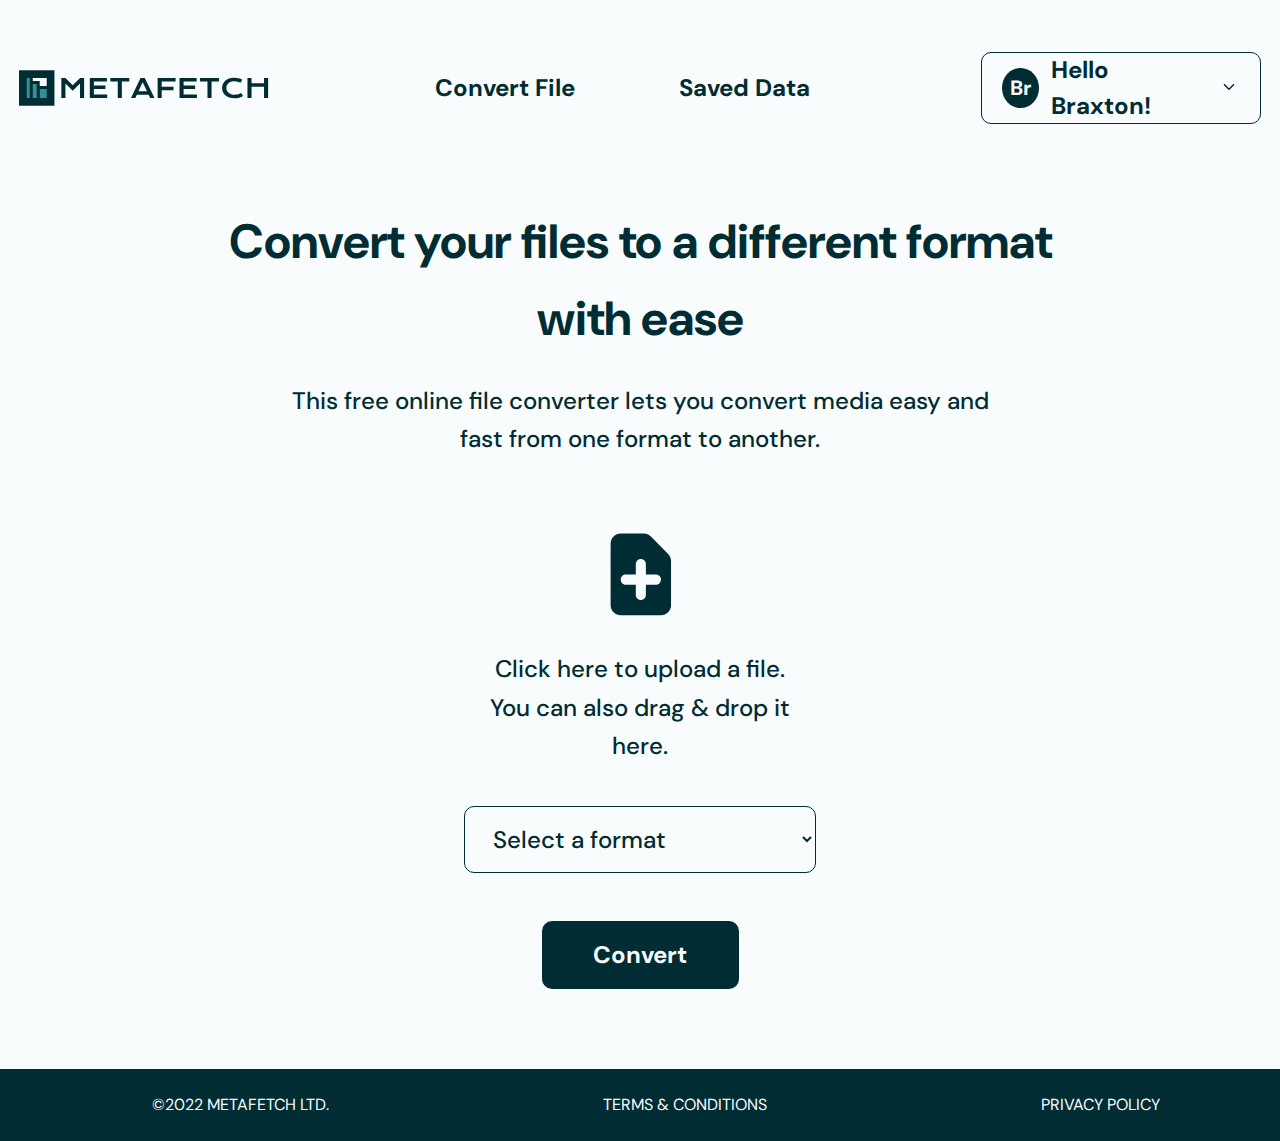
<file: index.html>
<!DOCTYPE html>
<html lang="en">
<head>
    <meta charset="UTF-8">
    <meta http-equiv="X-UA-Compatible" content="IE=edge">
    <meta name="viewport" content="width=device-width, initial-scale=1.0">
    <link rel="stylesheet" href="code_files/B-files/bootstrap.css">
    <link rel="stylesheet" href="code_files/css/styles.css">
    <link rel="icon" sizes="32 x 32" type="image/svg" href="images/Brand Icon mini.svg">
    <title>Convert your files seamlessly</title>
</head>
<body>
    <div id="page">

        <header>
            
<img src="images/MetaFetch Icon.svg" alt="MetaFetch Icon" class="logo" id="head-logo"/>
    
            <!-- <nav> -->
                <div class="first-opt" id="options-1"> 
                    <span>
                        <a href="#">Convert File</a>
                    </span>
                    
                    <span>
                        <a href="#">Saved Data</a>
                    </span>
                </div>

<div class="second-opt position-relative" id="user-settings">
        <div class="child" id="profile">
                <div class="user-abbr">
            <span>Br</span>
                </div>
<span class="user-greeting">Hello Braxton!</span>
        <div class="icon-down">
            <img src="images/down_arr.svg" alt="Option icon" />
        </div>

                        </div>


<div class="user-options position-absolute d-none" id="pro-settings">
    <ul>
        <li>
            <a href="#">
                <img src="images/account_circle.svg" alt="User Icon"/>
                <span>
                    Edit Profile
                </span>
            </a>
    </li>
<li>
        <a href="#">
<img src="images/key.svg" alt="Change Password icon"/>
                <span>
                    Change Password
                </span>
        </a>
    </li>
<li>
        <a href="#">
        <img src="images/logout.svg" alt="Logout Icon"/> 
        <span>
            Logout
        </span>
        </a>
    </li>
        </ul>
</div>

</div>
  
        </header>
    
        <main>
            <div class="first-main">
                <h1>Convert your files to a different format with ease</h1>
                <p class="first-text">This free online file converter lets you convert media easy and fast from one format to another.</p>
            </div>
 <form action='' class="form-format">


    <div class="upload-img">
        <input type="file" value="" id="file-input" name="file" class="file-in">
        <img src="images/Add Files.svg" alt="Add files icon" class="img-file"/>
    </div>

    <p id="add-par">
        Click here to upload a file. You can also drag & drop it here.
    </p>

        <select name="format" id="format" class="formatting">
            <option value="" class="visually-hidden d-none select">Select a format</option>
                <option value="PDF">PDF</option>
                <option value="JPEG">JPEG</option>
                <option value="DOC">DOC</option>
        </select>
        <button class="convert-btn mt-4 mb-3 mx-auto"  id="conv-btn"  type="submit" >Convert</button>
</form> 
                    <!-- </div> -->
            <!-- </div> -->

            
       
   
        </main>

        <footer>
            <ul>
    <li>
        <!-- <a href="#"> -->
        &copy;2022 METAFETCH LTD.        
        <!-- </a> -->
    </li> 
    <li>
    <a href="#">
        TERMS & CONDITIONS
    </a>
    </li>
    <li>
        <a href="#">
            PRIVACY POLICY
        </a>
    </li>
            </ul>
        </footer>
    </div>

    <div class="converting  d-none">
        <div class="conv-modal ">
            <div class="modal-conv">
                <span class="visually-hidden vi-text">Converting File</span>
            </div>
            <p class="conv-text">Converting file...</p>
            <!-- <div class="complete">
                <img src="../images/Conv-complete.svg" alt="Completed conversion" class="success"/>
                <p class="conv-text">Convertion complete</p> 
            </div> -->
    
            <!-- <button id="download">Download</button> -->
        </div>
    </div>
</body>
<script src="code_files/main.js"></script>
<script src="code_files/B-files/bootstrap.bundle.js"></script>
</html>
<!-- <img src="../images/hamburger.svg" alt="Menu Icon" class="menu-icon"/> -->
</file>
<file: code_files/css/styles.css>
@import url("https://fonts.googleapis.com/css2?family=DM+Sans&display=swap");
main h1, main .first-text, main .form-format #add-par {
  color: #002c33;
  font-family: 'DM Sans';
  text-align: center;
}

main h1, main .first-text, main .form-format #add-par {
  color: #002c33;
  font-family: 'DM Sans';
  text-align: center;
}

* {
  -webkit-box-sizing: border-box;
          box-sizing: border-box;
  margin: 0;
  padding: 0;
}

body {
  position: relative;
  background-color: #f9fcfc;
}

#page {
  font-family: 'DM Sans',sans-serif;
  width: 100%;
  height: 100%;
}

header {
  width: auto;
  padding: 36px 1.7% 24px;
  display: -webkit-box;
  display: -ms-flexbox;
  display: flex;
  -webkit-box-align: center;
      -ms-flex-align: center;
          align-items: center;
  -webkit-box-pack: justify;
      -ms-flex-pack: justify;
          justify-content: space-between;
}

@media screen and (max-width: 1350px) {
  header {
    padding: 36px 1.5% 24px;
  }
}

@media screen and (max-width: 900px) {
  header {
    padding: 10px;
    margin-top: 5px;
  }
}

.logo {
  width: 23%;
  height: 72px;
  display: block;
  min-width: 190px;
  max-width: 250px;
  margin: 16px 0 16px;
}

.first-opt {
  display: -webkit-box;
  display: -ms-flexbox;
  display: flex;
  -webkit-box-align: center;
      -ms-flex-align: center;
          align-items: center;
  gap: 8px;
  width: 38%;
  height: 72px;
}

.first-opt span {
  display: block;
  width: 50%;
  height: 71px;
  padding: 16px 10px;
  text-align: center;
}

.first-opt a {
  font-family: 'DM Sans';
  text-decoration: none;
  color: #002c33;
  font-weight: bolder;
  font-size: 1.5rem;
  line-height: 38px;
}

.first-opt a:hover {
  color: #00515e;
  font-weight: 900;
}

.second-opt {
  width: 312px;
  height: 72px;
}

@media screen and (max-width: 900px) {
  .second-opt {
    -webkit-box-ordinal-group: 4;
        -ms-flex-order: 3;
            order: 3;
  }
}

.second-opt .child {
  background-color: #f9fcfc;
  cursor: pointer;
  padding: 16px 24px;
  display: -webkit-box;
  display: -ms-flexbox;
  display: flex;
  -webkit-box-align: center;
      -ms-flex-align: center;
          align-items: center;
  -webkit-box-pack: center;
      -ms-flex-pack: center;
          justify-content: center;
  gap: 16px;
  border: 1px solid #002c33;
  width: auto;
  height: 100%;
  border-radius: 10px;
}

.second-opt .child div:nth-of-type(1) {
  display: -webkit-box;
  display: -ms-flexbox;
  display: flex;
  -webkit-box-align: center;
      -ms-flex-align: center;
          align-items: center;
  -webkit-box-pack: center;
      -ms-flex-pack: center;
          justify-content: center;
  height: 40px;
  width: 40px;
  border-radius: 50%;
  background-color: #002c33;
  color: #F9FCFC;
  font-size: 1.3rem;
  font-weight: bolder;
}

.second-opt .child .user-greeting {
  display: block;
  height: 39px;
  width: 168px;
  font-family: 'DM Sans';
  font-size: 1.5rem;
  font-weight: 700;
  color: #002c33;
  display: -webkit-box;
  display: -ms-flexbox;
  display: flex;
  -webkit-box-align: center;
      -ms-flex-align: center;
          align-items: center;
}

.second-opt .child .icon-down {
  display: block;
  width: 24px;
  height: 24px;
}

.second-opt .child .icon-down img {
  width: 12px;
  height: 6px;
  display: block;
  margin: 50% auto 0;
  -webkit-transform: translateY(-50%);
          transform: translateY(-50%);
}

@media screen and (max-width: 1350px) {
  .second-opt {
    width: 280px;
  }
  .second-opt .user-greeting {
    font-size: 1.4rem;
  }
  .second-opt .child {
    padding: 16px 20px;
    gap: 12px;
  }
}

main {
  display: -webkit-box;
  display: -ms-flexbox;
  display: flex;
  -webkit-box-orient: vertical;
  -webkit-box-direction: normal;
      -ms-flex-direction: column;
          flex-direction: column;
  -webkit-box-align: center;
      -ms-flex-align: center;
          align-items: center;
  -webkit-box-pack: justify;
      -ms-flex-pack: justify;
          justify-content: space-between;
  gap: 24px;
  margin: 40px 0;
  position: relative;
}

main .first-main {
  max-width: 824px;
  margin: 0 auto;
}

main h1 {
  font-weight: 700;
  font-size: 3rem;
  line-height: 76.8px;
  margin-bottom: 24px;
}

main .first-text, main .form-format #add-par {
  font-weight: 500;
  font-size: 1.5rem;
  line-height: 2.4rem;
  padding: 0 40px;
}

main .form-format {
  display: -webkit-box;
  display: -ms-flexbox;
  display: flex;
  -webkit-box-orient: vertical;
  -webkit-box-direction: normal;
      -ms-flex-direction: column;
          flex-direction: column;
  gap: 24px;
  width: 400px;
  padding: 24px;
  margin: auto;
}

main .form-format .upload-img {
  width: 104px;
  height: 104px;
  margin: auto;
  position: relative;
  cursor: pointer;
}

main .form-format .upload-img img {
  width: 62.4px;
  height: 83.2px;
  margin: 50% 50% 0 0;
  -webkit-transform: translate(35%, -50%);
          transform: translate(35%, -50%);
}

main .form-format .upload-img .file-in {
  position: absolute;
  top: 50%;
  opacity: 0;
  z-index: 10;
}

main .form-format #add-par {
  padding: 0 10px;
}

main .form-format .formatting {
  width: 100%;
  font-weight: 500;
  color: #002c33;
  font-size: 1.5rem;
  padding: 16px 24px;
  background-color: #F9FCFC;
  border: 1px solid #002c33;
  border-radius: 10px;
  cursor: pointer;
  position: relative;
}

main .form-format .formatting option {
  font-size: 1rem;
  font-weight: 400;
}

main .form-format .convert-btn {
  font-weight: 700;
  font-size: 1.5rem;
  color: #F9FCFC;
  padding: 16px 51.5px;
  display: block;
  margin: auto;
  background-color: #002c33;
  border: none;
  outline: none;
  -webkit-transition: all ease 1s;
  transition: all ease 1s;
  border-radius: 10px;
  text-align: center;
}

main .form-format .convert-btn:hover {
  background-color: #00515e;
}

.user-options {
  width: 312px;
  height: 202px;
  padding: 16px 24px;
  background-color: #F9FCFC;
  z-index: 10;
  border: 1px solid #002c33;
  border-radius: 7px;
  top: 96px;
}

@media screen and (max-width: 1350px) {
  .user-options {
    width: 290px;
    padding: 16px 10px;
  }
}

.user-options ul {
  display: -webkit-box;
  display: -ms-flexbox;
  display: flex;
  -webkit-box-align: center;
      -ms-flex-align: center;
          align-items: center;
  -webkit-box-pack: center;
      -ms-flex-pack: center;
          justify-content: center;
  -webkit-box-orient: vertical;
  -webkit-box-direction: normal;
      -ms-flex-direction: column;
          flex-direction: column;
  gap: 16px;
}

.user-options ul li {
  list-style: none;
  width: 264px;
  border-radius: 5px;
}

.user-options ul li a {
  display: -webkit-box;
  display: -ms-flexbox;
  display: flex;
  -webkit-box-align: center;
      -ms-flex-align: center;
          align-items: center;
  -webkit-box-pack: start;
      -ms-flex-pack: start;
          justify-content: start;
  gap: 8px;
  text-decoration: none;
  padding: 10px;
}

.user-options ul li a:hover {
  background-color: #d6dddd;
}

.user-options ul li a img {
  height: 20px;
  width: 20px;
}

.user-options ul li a span {
  font-size: 1rem;
  font-weight: 400;
  color: #002c33;
  text-decoration: none;
}

.converting {
  top: -10px;
  left: -10px;
  right: -10px;
  bottom: -10px;
  background-color: rgba(0, 0, 0, 0.6);
  position: absolute;
  z-index: 2;
  display: -webkit-box;
  display: -ms-flexbox;
  display: flex;
  -webkit-box-align: center;
      -ms-flex-align: center;
          align-items: center;
  -webkit-box-pack: center;
      -ms-flex-pack: center;
          justify-content: center;
}

.converting .conv-modal {
  height: 400px;
  width: 612px;
  background-color: #f9f9f9;
  padding: 19px 102px;
  border-radius: 20px;
  display: -webkit-box;
  display: -ms-flexbox;
  display: flex;
  -webkit-box-orient: vertical;
  -webkit-box-direction: normal;
      -ms-flex-direction: column;
          flex-direction: column;
  -webkit-box-align: center;
      -ms-flex-align: center;
          align-items: center;
  -webkit-box-pack: center;
      -ms-flex-pack: center;
          justify-content: center;
  gap: 10px;
}

.modal-conv {
  height: 35px;
  width: 35px;
  border-radius: 50%;
  background-color: #f9f9f9;
  -webkit-transition: background ease-in-out 2s;
  transition: background ease-in-out 2s;
  -webkit-animation: my-anime linear 1s infinite;
          animation: my-anime linear 1s infinite;
  border: 4px solid #002c33;
  border-right-color: #0000;
}

.conv-text {
  font-size: 1.5rem;
  font-weight: 700;
  color: #0A0A0A;
}

@-webkit-keyframes my-anime {
  50% {
    background-color: white;
    -webkit-transform: rotate(180deg);
            transform: rotate(180deg);
  }
  100% {
    background-color: white;
    -webkit-transform: rotate(360deg);
            transform: rotate(360deg);
  }
}

@keyframes my-anime {
  50% {
    background-color: white;
    -webkit-transform: rotate(180deg);
            transform: rotate(180deg);
  }
  100% {
    background-color: white;
    -webkit-transform: rotate(360deg);
            transform: rotate(360deg);
  }
}

.complete {
  width: 256px;
  height: 153px;
}

.success {
  width: 66.67px;
  height: 45.83px;
  display: block;
  margin: 14px auto;
}

#download {
  font-weight: 700;
  font-size: 1.5rem;
  color: #F9FCFC;
  padding: 16px 30px;
  background-color: #0A0A0A;
  border-radius: 10px;
}

footer {
  background-color: #002c33;
  padding: 24px 200px;
}

footer ul {
  display: -webkit-box;
  display: -ms-flexbox;
  display: flex;
  -webkit-box-align: center;
      -ms-flex-align: center;
          align-items: center;
  -webkit-box-pack: justify;
      -ms-flex-pack: justify;
          justify-content: space-between;
  margin: 0;
  gap: 20px;
}

footer ul li {
  list-style: none;
  color: #F9FCFC;
  font-weight: 400;
}

footer ul li a {
  color: #F9FCFC;
  font-weight: 400;
  text-decoration: none;
}

footer ul li a:hover {
  font-weight: 600;
}

@media screen and (max-width: 1350px) {
  footer {
    padding: 24px 120px;
  }
}

@media screen and (max-width: 900px) {
  #page {
    height: 100%;
    width: 100%;
    overflow: hidden;
  }
  .logo {
    -webkit-box-ordinal-group: 3;
        -ms-flex-order: 2;
            order: 2;
    width: 40px;
    height: 40px;
  }
  .first-main {
    width: 92%;
    padding: 16px 0;
  }
  .first-main h1 {
    font-size: 1.5rem;
    font-weight: 500;
    line-height: 38px;
    padding: 0 8px;
  }
  .first-main .first-text, .first-main main .form-format #add-par, main .form-format .first-main #add-par {
    font-weight: 400;
    font-size: 0.75rem;
    line-height: 19px;
    padding: 0 20px;
  }
  .second-opt {
    width: 42px;
    height: 42px;
  }
  .second-opt .child {
    height: 40px;
    width: 40px;
    border: none;
    border-radius: none;
    display: block;
    padding: 0;
  }
  .second-opt .child .user-greeting {
    display: none;
  }
  .second-opt .child .icon-down {
    display: none;
  }
  .first-opt {
    display: block;
    -webkit-box-ordinal-group: 2;
        -ms-flex-order: 1;
            order: 1;
    width: 40px;
    height: 40px;
  }
  .first-opt .sidebar {
    background-color: #002c33;
    width: 50%;
  }
  .first-opt .off-body {
    padding: 0;
  }
  .first-opt .app-opt {
    padding: 12px 0;
  }
  .first-opt .app-opt span {
    padding: 12px 16px;
    width: 100%;
    display: -webkit-box;
    display: -ms-flexbox;
    display: flex;
    -webkit-box-align: center;
        -ms-flex-align: center;
            align-items: center;
    -webkit-box-pack: start;
        -ms-flex-pack: start;
            justify-content: flex-start;
  }
  .first-opt .app-opt span a {
    font-size: 1rem;
    font-weight: 400;
    color: #fcfcfc;
  }
  .first-opt .app-opt span:first-child {
    border-bottom: 1px solid #c4c4c4;
  }
  .user-options {
    width: 200px;
    height: 202px;
    padding: 16px 5px;
    right: 1px;
  }
  .user-options ul {
    padding: 0;
    -webkit-box-align: start;
        -ms-flex-align: start;
            align-items: flex-start;
  }
  .user-options ul li {
    width: 100%;
    padding: 5px;
    text-align: center;
  }
  .user-options ul li a {
    gap: 10px;
    padding: 5px;
  }
  .user-options ul li a span {
    font-size: 0.9rem;
  }
  footer {
    padding: 16px 2.1%;
    margin-top: 16px;
  }
  footer ul {
    margin: 0 auto;
    padding: 0 5px;
  }
  footer ul li {
    font-weight: 500;
    font-size: 0.5rem;
  }
  footer ul li a {
    font-weight: 500;
    font-size: 0.5rem;
  }
  footer ul li a:hover {
    font-weight: 500;
  }
}

@media screen and (max-width: 500px) {
  .first-main {
    width: 92%;
  }
}

@media screen and (max-width: 900px) {
  main {
    margin: 30px 0;
  }
  main .form-format {
    width: 90%;
  }
  main .form-format .upload-img {
    width: 60px;
    height: 60px;
    margin: auto;
  }
  main .form-format .upload-img img {
    width: 48px;
    display: block;
    margin: auto;
    -webkit-transform: translate(0, 0);
            transform: translate(0, 0);
    height: 54px;
  }
  main .form-format #add-par {
    font-weight: 400;
    font-size: 0.75rem;
    line-height: 19px;
  }
  main .form-format .convert-btn {
    width: 100%;
    border-radius: 5px;
    font-weight: 500;
    font-size: 1rem;
    padding: 16px 24px;
  }
  main .form-format .formatting {
    font-size: 1rem;
  }
}
/*# sourceMappingURL=styles.css.map */
</file>
